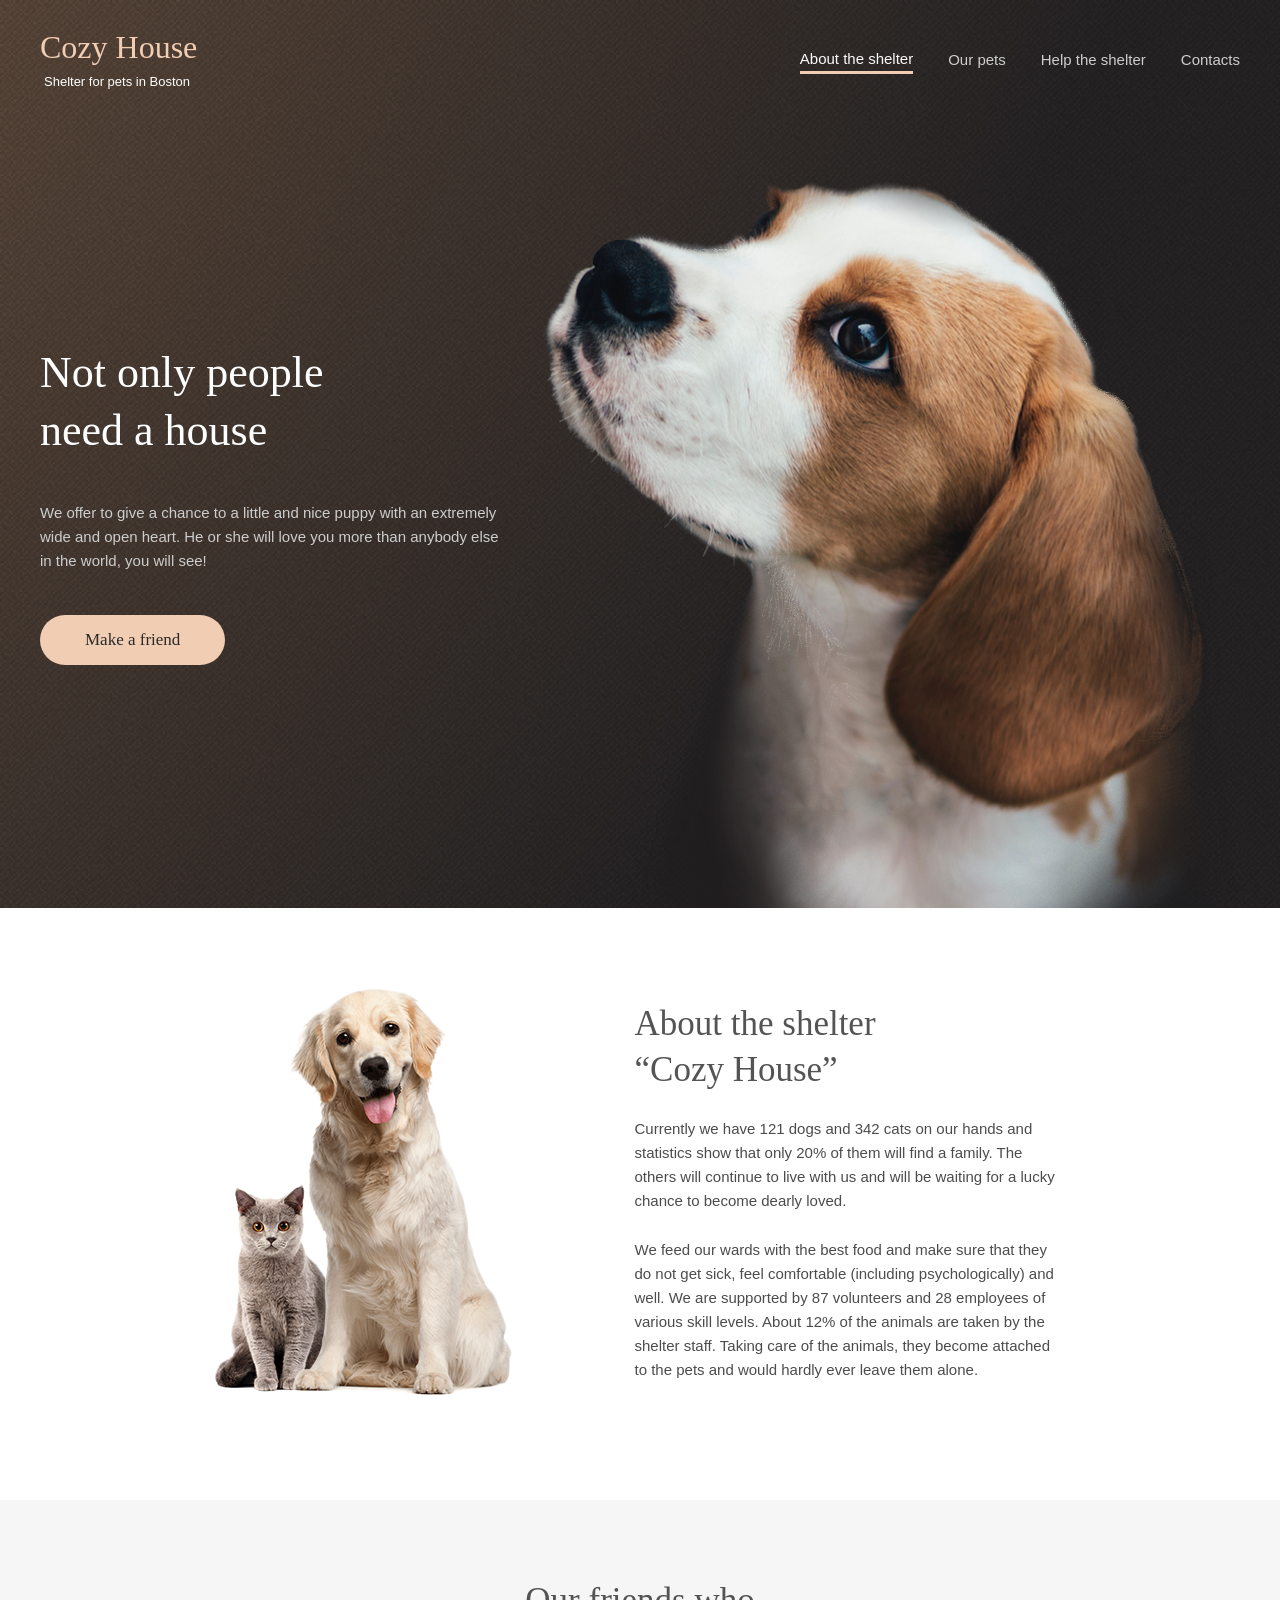
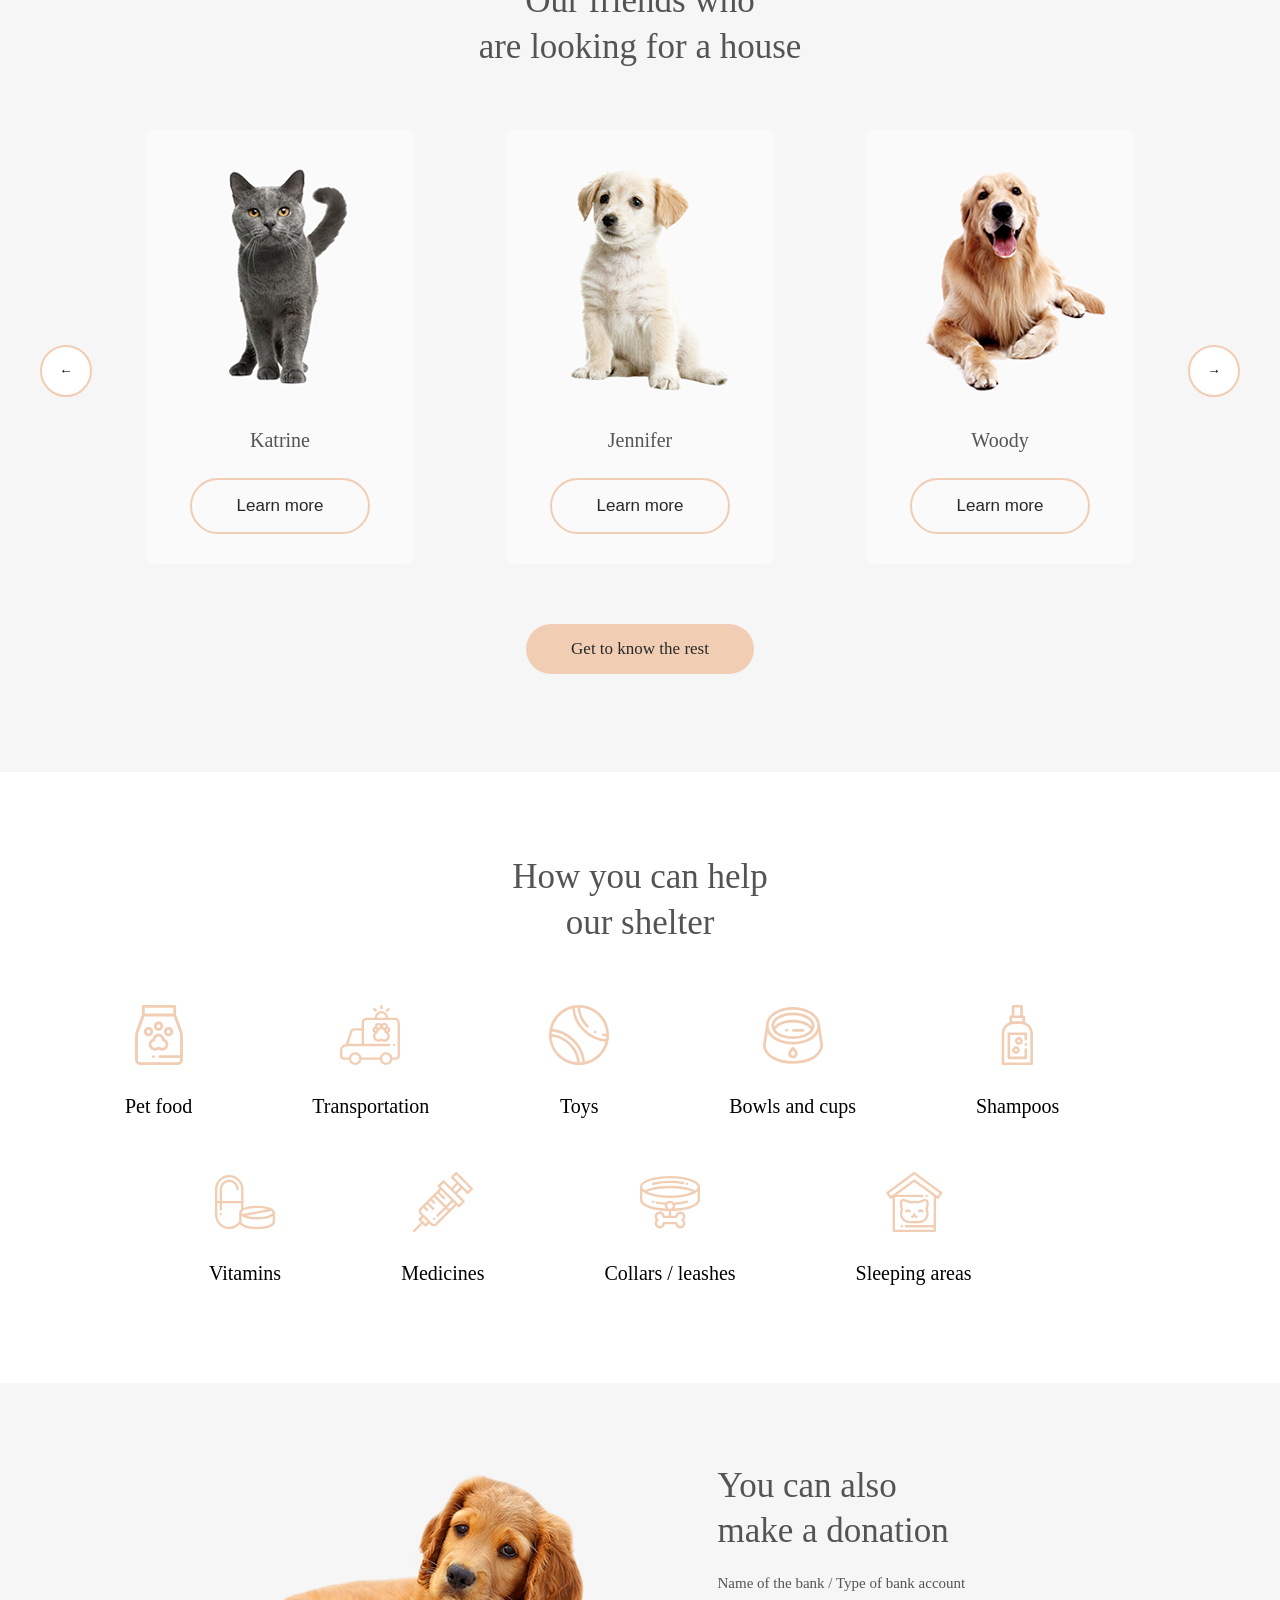
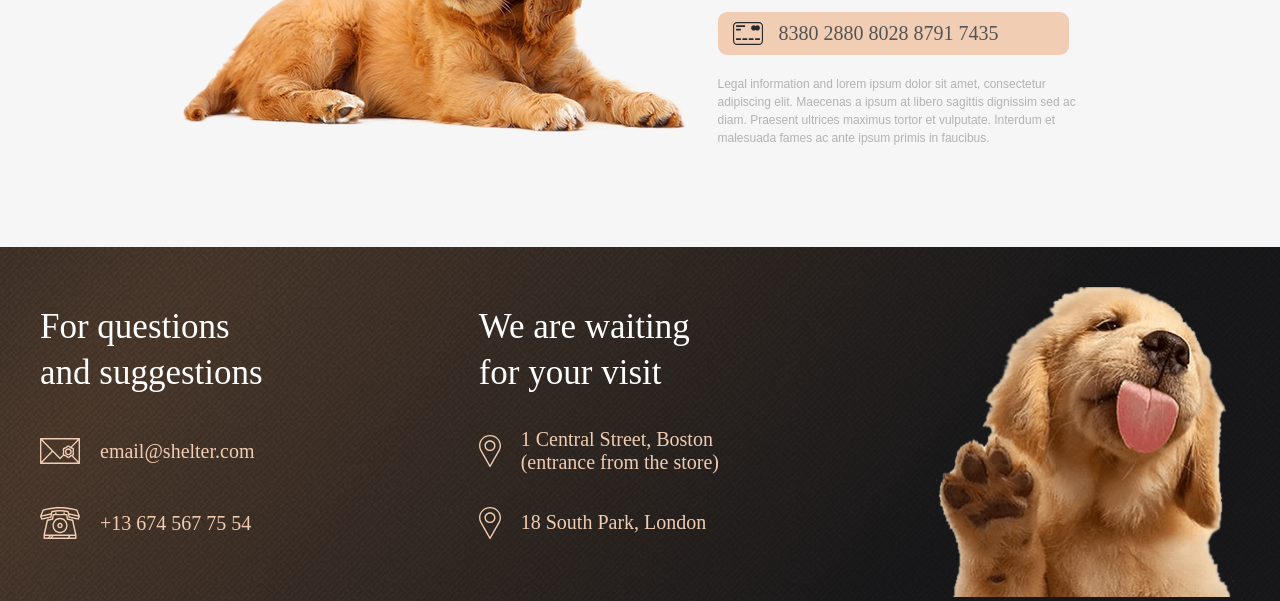
<file: index.html>
<!DOCTYPE html>
<html lang="en">
<head>
    <meta charset="UTF-8">
    <meta name="viewport" content="width=device-width, initial-scale=1.0">
    <link rel="stylesheet" href="style.css">
    <title>Shelter</title>
    <link rel="icon" href="./assets/png/favicon.png" type="image/png">
</head>
<body>
    <div class="start-screen">
        <header>
            <div class="section section-header">
                <div class="header-logo">
                    <a href="" class="header-logo-links">
                        <h1 class="logo-title">Cozy House</h1>
                        <span class="logo-subtitle">Shelter for pets in Boston</span>
                    </a>
                </div>
                <nav>
                    <ul class="nav-list">
                        <li class="nav-item"><a href="" class="nav-link nav-link-active">About the shelter</a></li>
                        <li class="nav-item"><a href="pets.html" class="nav-link">Our pets</a></li>
                        <li class="nav-item"><a href="#section-help" class="nav-link">Help the shelter</a></li>
                        <li class="nav-item"><a href="#footer-content" class="nav-link">Contacts</a></li>
                    </ul>
                    <div class="burger-menu">
                        <span class="burger-menu-item"></span>
                    </div>
                </nav>
            </div>
        </header>
        <div class="section section-start-screen">
            <div class="start-screen-content">
                <h2>Not only people<br>need a house</h2>
                <p>We offer to give a chance to a little and nice puppy with an extremely wide and open heart. 
                He or she will love you more than anybody else in the world, you will see!</p>
                <a href="#section-pets" class="button-primary">Make a friend</a>
            </div>
            <div class="start-screen-img">
                <img src="./assets/png/start-screen-puppy.png" alt="start-screen-puppy">
            </div>
        </div>
    </div>
    <main>
        <div class="section section-about">
            <div class="section-about-img">
                <img src="./assets/png/about-pets.png" alt="about-pets">
            </div>
            <div class="section-about-content">
                <h3>About the shelter<br>“Cozy House”</h3>
                <p>Currently we have 121 dogs and 342 cats on our hands and statistics show that only 20% of them will find a family. 
                The others will continue to live with us and will be waiting for a lucky chance to become dearly loved.</p>
                <p>We feed our wards with the best food and make sure that they do not get sick, feel comfortable 
                (including psychologically) and well. We are supported by 87 volunteers and 28 employees of various skill levels. 
                About 12% of the animals are taken by the shelter staff. Taking care of the animals, they become attached to the pets and would 
                hardly ever leave them alone.</p>
            </div>
        </div>
        <section>
            <div class="section section-pets" id="section-pets">
                <h3>Our friends who<br>are looking for a house</h3>
                <div class="slider slider-pets">
                    <div class="slider-item">
                        <div class="slider-img">
                            <img src="./assets/png/pets-katrine.png" alt="katrine">
                        </div>
                        <span class="pets-name">Katrine</span>
                        <button class="button-secondary">Learn more</button>
                    </div>
                    <div class="slider-item">
                        <div class="slider-img">
                            <img src="./assets/png/pets-jennifer.png" alt="jennifer">
                        </div>
                        <span class="pets-name">Jennifer</span>
                        <button class="button-secondary">Learn more</button>
                    </div>
                    <div class="slider-item">
                        <div class="slider-img">
                            <img src="./assets/png/pets-woody.png" alt="woody">
                        </div>
                        <span class="pets-name">Woody</span>
                        <button class="button-secondary">Learn more</button>
                    </div>
                </div>
                <div class="slider-buttons">
                    <button class="slider-button slider-button-prev">&larr;</button>
                    <button class="slider-button slider-button-next">&rarr;</button>
                </div>
                <a href="pets.html" class="button-primary">Get to know the rest</a>
            </div>
        </section>
        <div class="section section-help" id="section-help">
            <h3>How you can help<br>our shelter</h3>
            <ul class="help-list">
                <li class="help-list-item">
                    <img src="./assets/svg/icon-pet-food.svg" alt="pet-food">
                    <span class="help-name">Pet food</span>
                </li>
                <li class="help-list-item">
                    <img src="./assets/svg/icon-transportation.svg" alt="transportation">
                    <span class="help-name">Transportation</span>
                </li>
                <li class="help-list-item">
                    <img src="./assets/svg/icon-toys.svg" alt="toys">
                    <span class="help-name">Toys</span>
                </li>
                <li class="help-list-item">
                    <img src="./assets/svg/icon-bowls-and-cups.svg" alt="bowls-and-cups">
                    <span class="help-name">Bowls and cups</span>
                </li>
                <li class="help-list-item">
                    <img src="./assets/svg/icon-shampoos.svg" alt="shampoos">
                    <span class="help-name">Shampoos</span>
                </li>
                <li class="help-list-item">
                    <img src="./assets/svg/icon-vitamins.svg" alt="vitamins">
                    <span class="help-name">Vitamins</span>
                </li>
                <li class="help-list-item">
                    <img src="./assets/svg/icon-medicines.svg" alt="medicines">
                    <span class="help-name">Medicines</span>
                </li>
                <li class="help-list-item">
                    <img src="./assets/svg/icon-collars-leashes.svg" alt="collars-leashes">
                    <span class="help-name">Collars / leashes</span>
                </li>
                <li class="help-list-item">
                    <img src="./assets/svg/icon-sleeping-area.svg" alt="sleeping-area">
                    <span class="help-name">Sleeping areas</span>
                </li>
            </ul>
        </div>
        <section>
            <div class="section section-donation">
                <div class="donation-content">
                    <div class="donation-content-img">
                        <img src="./assets/png/donation-dog.png" alt="donation-dog">
                    </div>
                    <div class="donation-content-info">
                        <h3>You can also<br>make a donation</h3>
                        <span>Name of the bank / Type of bank account</span>
                        <a href="" class="credit-card">
                            <img src="./assets/svg/credit-card.svg" alt="credit-card">
                            <span class="credit-card-info">8380 2880 8028 8791 7435</span>
                        </a>
                        <p>Legal information and lorem ipsum dolor sit amet, consectetur adipiscing elit. 
                            Maecenas a ipsum at libero sagittis dignissim sed ac diam. 
                            Praesent ultrices maximus tortor et vulputate. 
                            Interdum et malesuada fames ac ante ipsum primis in faucibus.
                        </p>
                    </div>
                </div>
            </div>
        </section>
    </main>
    <footer>
        <div class="footer-content" id="footer-content">
           <div class="footer-contacts">
               <h3>For questions<br>and suggestions</h3> 
                <div class="mail">
                    <a href="mailto:email@shelter.com" class="footer-link email-link">
                        <img src="./assets/svg/icon-email.svg" alt="email">
                        <span>email@shelter.com</span>
                    </a>   
                </div>
                <div class="phone">
                    <a href="tel:+136745677554" class="footer-link phone-link">
                        <img src="./assets/svg/icon-phone.svg" alt="phone">
                        <span>+13 674 567 75 54</span>
                    </a>   
                </div>
           </div>
           <div class="footer-location">
                <h3>We are waiting<br> for your visit</h3>
                <div class="location">
                    <a href="https://maps.app.goo.gl/DNJ1rmuDCyb3fDHu6" class="footer-link boston" target="_blank">
                        <img src="./assets/svg/icon-marker.svg" alt="location">
                        <span>1 Central Street, Boston<br>(entrance from the store)</span>
                    </a>   
                </div>
                <div class="location">
                    <a href="https://maps.app.goo.gl/PRw58GWCZRp9RzQy9" class="footer-link london" target="_blank">
                        <img src="./assets/svg/icon-marker.svg" alt="location">
                        <span>18 South Park, London</span>
                    </a>   
                </div>
           </div>
           <div class="footer-img">
                <img src="./assets/png/footer-puppy.png" alt="puppy" >
           </div>   
        </div>
    </footer>
</body>
</html>
</file>
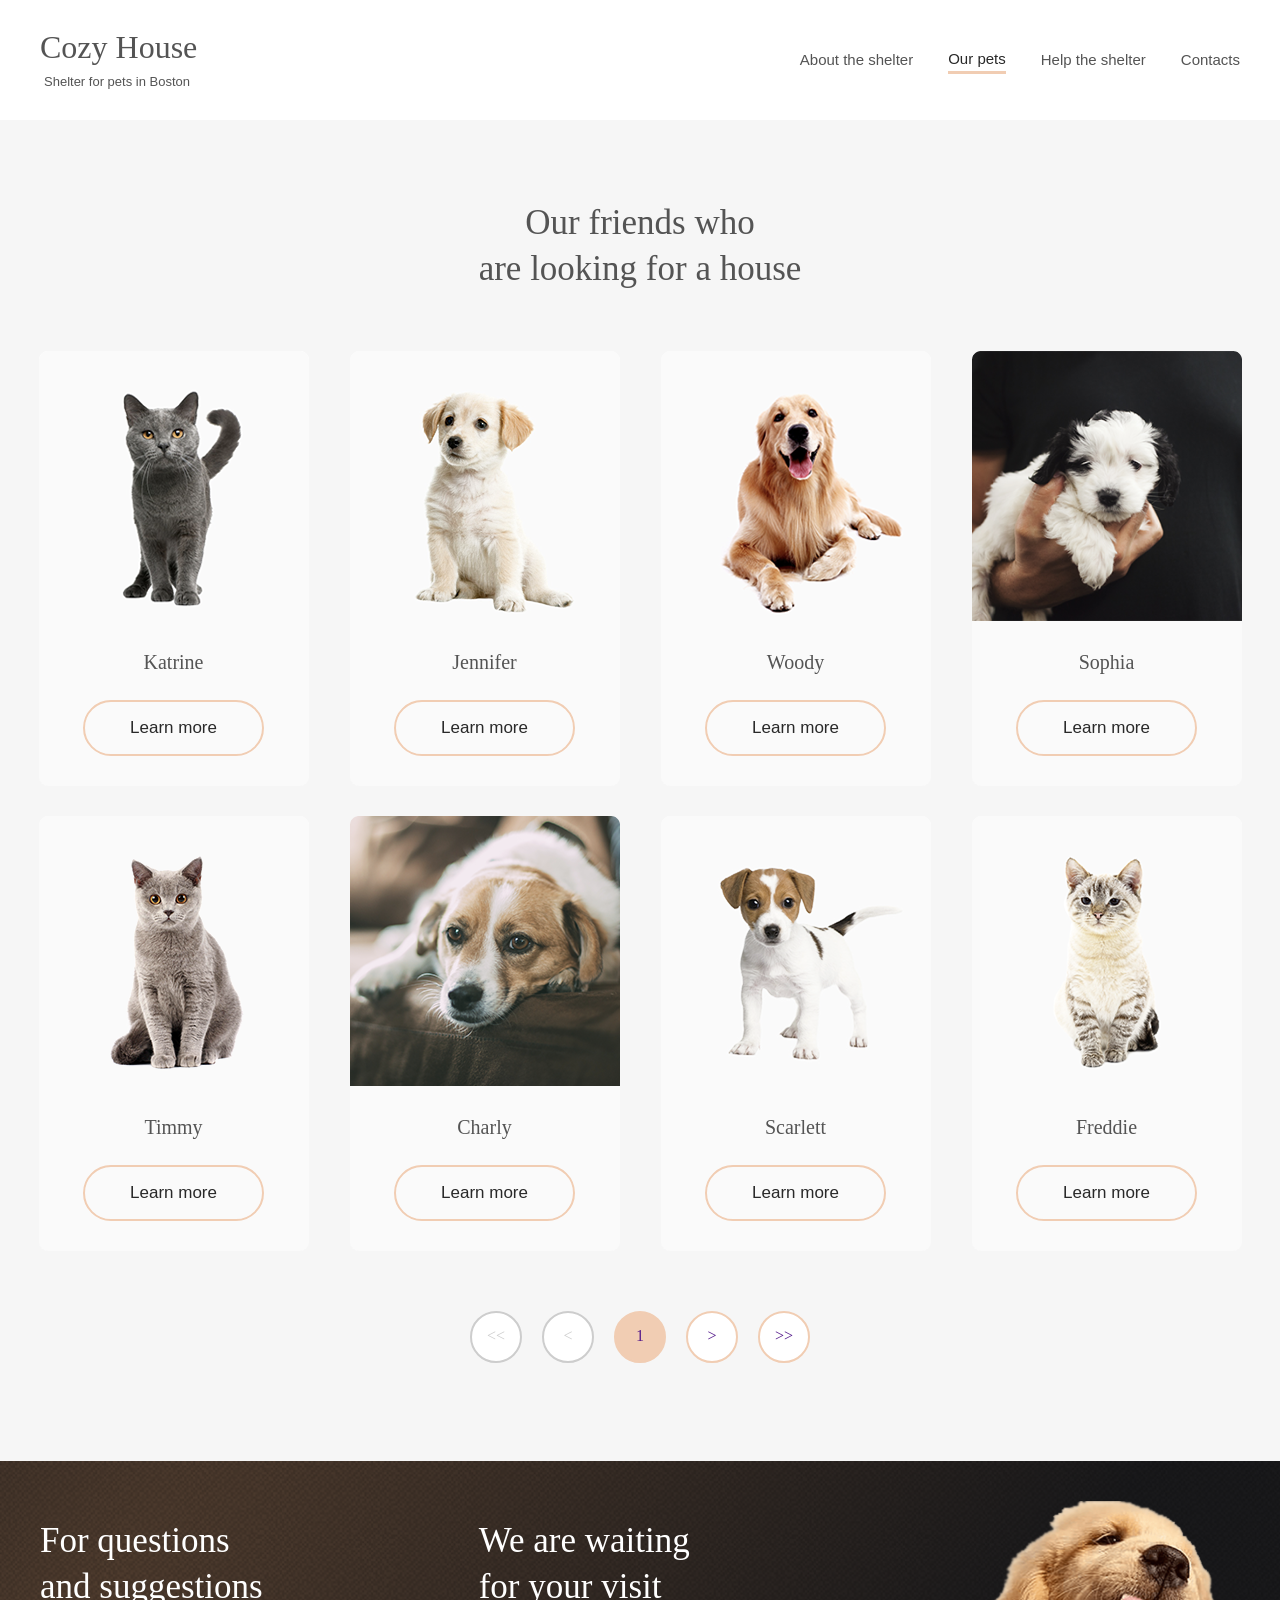
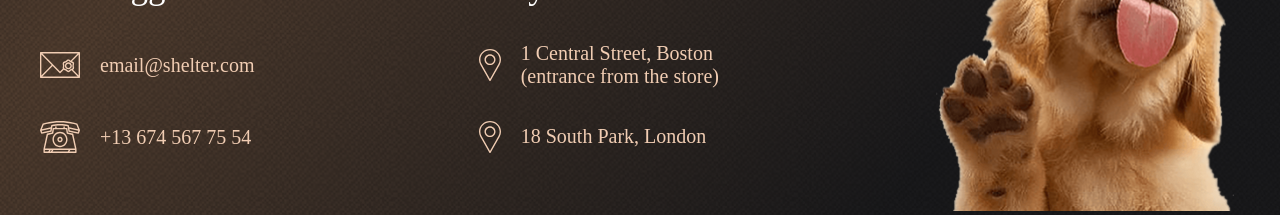
<file: pets.html>
<!DOCTYPE html>
<html lang="en">
<head>
    <meta charset="UTF-8">
    <meta name="viewport" content="width=device-width, initial-scale=1.0">
    <title>Pets</title>
    <link rel="stylesheet" href="style.css">
    <link rel="icon" href="./assets/png/favicon.png" type="image/png">
</head>
<body>
    <header>
        <div class="section section-header section-header-pets">
            <div class="header-logo">
                <a href="index.html" class="header-logo-links">
                    <h1 class="logo-title">Cozy House</h1>
                    <span class="logo-subtitle">Shelter for pets in Boston</span>
                </a>
            </div>
            <nav>
                <ul class="nav-list">
                    <li class="nav-item"><a href="index.html" class="nav-link">About the shelter</a></li>
                    <li class="nav-item"><a href="pets.html" class="nav-link nav-link-active">Our pets</a></li>
                    <li class="nav-item"><a href="index.html#section-help" class="nav-link">Help the shelter</a></li>
                    <li class="nav-item"><a href="#footer-content" class="nav-link">Contacts</a></li>
                </ul>
                <div class="burger-menu">
                    <span class="burger-menu-item"></span>
                </div>
            </nav>
        </div>
    </header>
    <main>
        <section>
            <div class="section section-pets section-pets-page">
                <h2 class="visually-hidden">Скрытый подзаголовок</h2>
                <h3>Our friends who<br>are looking for a house</h3>
                <div class="slider slider-pets">
                    <div class="slider-item">
                        <div class="slider-img">
                            <img src="./assets/png/pets-katrine.png" alt="katrine">
                        </div>
                        <span class="pets-name">Katrine</span>
                        <button class="button-secondary">Learn more</button>
                    </div>
                    <div class="slider-item">
                        <div class="slider-img">
                            <img src="./assets/png/pets-jennifer.png" alt="jennifer">
                        </div>
                        <span class="pets-name">Jennifer</span>
                        <button class="button-secondary">Learn more</button>
                    </div>
                    <div class="slider-item">
                        <div class="slider-img">
                            <img src="./assets/png/pets-woody.png" alt="woody">
                        </div>
                        <span class="pets-name">Woody</span>
                        <button class="button-secondary">Learn more</button>
                    </div>
                    <div class="slider-item">
                        <div class="slider-img">
                            <img src="./assets/png/pets-sophia.png" alt="sophia">
                        </div>
                        <span class="pets-name">Sophia</span>
                        <button class="button-secondary">Learn more</button>
                    </div>
                    <div class="slider-item">
                        <div class="slider-img">
                            <img src="./assets/png/pets-timmy.png" alt="timmy">
                        </div>
                        <span class="pets-name">Timmy</span>
                        <button class="button-secondary">Learn more</button>
                    </div>
                    <div class="slider-item">
                        <div class="slider-img">
                            <img src="./assets/png/pets-charly.png" alt="charly">
                        </div>
                        <span class="pets-name">Charly</span>
                        <button class="button-secondary">Learn more</button>
                    </div>
                    <div class="slider-item">
                        <div class="slider-img">
                            <img src="./assets/png/pets-scarlet.png" alt="scarlett">
                        </div>
                        <span class="pets-name">Scarlett</span>
                        <button class="button-secondary">Learn more</button>
                    </div>
                    <div class="slider-item">
                        <div class="slider-img">
                            <img src="./assets/png/pets-freddie.png" alt="freddie">
                        </div>
                        <span class="pets-name">Freddie</span>
                        <button class="button-secondary">Learn more</button>
                    </div>
                </div>
                <div class="slider-buttons">
                    <a href="" class="slider-button slider-button-prev-skip slider-button-inactive">&lt;&lt;</a>
                    <a href="" class="slider-button slider-button-prev slider-button-inactive">&lt;</a>
                    <a href="" class="slider-button slider-button-page slider-button-active">1</a>
                    <a href="" class="slider-button slider-button-next">></a>
                    <a href="" class="slider-button slider-button-next-skip">>></a>
                </div>
            </div>
        </section>
    </main>
    <footer>
        <div class="footer-content" id="footer-content">
           <div class="footer-contacts">
               <h3>For questions<br>and suggestions</h3> 
                <div class="mail">
                    <a href="mailto:email@shelter.com" class="footer-link email-link">
                        <img src="./assets/svg/icon-email.svg" alt="email">
                        <span>email@shelter.com</span>
                    </a>   
                </div>
                <div class="phone">
                    <a href="tel:+136745677554" class="footer-link phone-link">
                        <img src="./assets/svg/icon-phone.svg" alt="phone">
                        <span>+13 674 567 75 54</span>
                    </a>   
                </div>
           </div>
           <div class="footer-location">
                <h3>We are waiting<br> for your visit</h3>
                <div class="location">
                    <a href="https://maps.app.goo.gl/DNJ1rmuDCyb3fDHu6" class="footer-link boston" target="_blank">
                        <img src="./assets/svg/icon-marker.svg" alt="location">
                        <span>1 Central Street, Boston<br>(entrance from the store)</span>
                    </a>   
                </div>
                <div class="location">
                    <a href="https://maps.app.goo.gl/PRw58GWCZRp9RzQy9" class="footer-link london" target="_blank">
                        <img src="./assets/svg/icon-marker.svg" alt="location">
                        <span>18 South Park, London</span>
                    </a>   
                </div>
           </div>
           <div class="footer-img">
                <img src="./assets/png/footer-puppy.png" alt="puppy" >
           </div>   
        </div>
    </footer>
</body>
</html>
</file>
<file: style.css>
html {
  scroll-behavior: smooth;
}
* {
    box-sizing: border-box;
}
body {
    display: flex;
    justify-content: center;
    flex-direction: column;
    align-items: center;
    min-width: 320px;
    min-height: 100vh;
    margin: 0;
    padding: 0;
    font-family: 'Georgia', serif;
}
.visually-hidden {
    position: absolute;
    width: 1px;
    height: 1px;
    margin: -1px;
    border: 0;
    padding: 0;
    white-space: nowrap;
    clip-path: inset(100%);
    clip: rect(0 0 0 0);
    overflow: hidden;
}
.start-screen {
    width: 100%;
    background:
        url('./assets/jpg/start-screen-gradient-background.jpg'),
        url('./assets/jpg/start-screen-background.jpg'),
        linear-gradient(0deg, #211F20, #211F20),
        radial-gradient(100% 215.42% at 0% 0%, #5B483A 0%, #262425 100%);
    background-repeat: no-repeat, no-repeat, no-repeat, no-repeat;
    background-size: cover, cover, cover, cover;
    background-position: center, center, center, center;
}
header {
    max-width: 1280px;
    width: 100%;
    height: 120px;
    margin: 0 auto;
}
.header-logo-links {
    text-decoration: none;
}
section {
    width: 100%;
    background-color: #F6F6F6;
}
.section {
    display: flex;
    justify-content:space-between;
    align-items: center;
    width: 100%;
}
.section-header {
    padding: 30px 40px;
}
.logo-title {
    margin: 0;
    padding-bottom: 7px;
    font-size: 32px;
    line-height: 110.00000000000001%;
    letter-spacing: 6%;
    color: rgba(241, 205, 179, 1);
    font-weight: 400;
}
.logo-subtitle {
    font-family: 'Arial', sans-serif;
    font-size: 13px;
    color: #fff;
    letter-spacing: 10%;
    padding-left: 4px;
}
.nav-list {
    height: 60px;
    display: flex;
    justify-content: flex-end;
    align-items: center;
    margin: 0;
    padding: 0;
}
.nav-item {
    list-style: none;
    text-align: center;
    margin-left: 35px;
}
.nav-link {
    display: block;
    text-decoration: none;
    color: #CDCDCD;
    line-height: 160%;
    font-size: 15px;
    transition: 0.5s;
    font-family: 'Arial', sans-serif;
}
.nav-link-active {
    color: #FAFAFA;
    border-bottom: 3px solid #F1CDB3;
    cursor: not-allowed;
    pointer-events: none;
}
.nav-link:hover {
    color: #FAFAFA;
}
.burger-menu {
    position: relative;
    display: none;
    height: 22px;
}
.burger-menu-item {
    display: inline-block;
    width: 30px;
    height: 2px;
    background-color: #F1CDB3;
    margin-bottom: 3px;
}
.burger-menu-item::before,
.burger-menu-item::after {
    position: absolute;
    content: '';
    width: 30px;
    height: 2px;
    background-color: #F1CDB3;
}
.burger-menu-item::after {
    bottom: 0;
}
.burger-menu-item::before {
    top: 0;
}
.section-start-screen {
    display: flex;
    justify-content: space-between;
    align-items: flex-start;
    max-width: 1280px;
    padding: 60px 40px 0 40px;
    margin: 0 auto;
}
.start-screen-content {
    width: 100%;
    max-width: 460px;
    padding-top: 13.7%;
    margin-right: 30px;
}
h2 {
    margin: 0;
    font-size: 44px;
    color: #fff;
    font-weight: normal;
    line-height: 130%;
    letter-spacing: 6%;
}
p {
    font-family: 'Arial', sans-serif;
    font-size: 15px;
    color: #CDCDCD;
    line-height: 160%;
}
.button-primary {
    display: inline-block;
    border-radius: 100px;
    background-color: #F1CDB3;
    border: none;
    font-size: 17px;
    letter-spacing: 6%;
    color: #292929;
    cursor: pointer;
    transition: 0.5s;
    padding: 15px 45px;
    text-decoration: none;
}
.button-primary:hover {
    background-color: #FDDCC4;
}
.start-screen-content p {
    margin: 0;
    padding: 42px 0;
}
.start-screen-img img {
    display: block;
    max-width: 100%;
}
main {
    width: 100%;
    display: flex;
    justify-content: center;
    flex-direction: column;
    align-items: center;
}
.section-about {
    max-width: 975px;
    display: flex;
    justify-content: center;
    align-items: flex-start;
    padding: 80px 0 100px 0;
    color: #545454;
}
.section-about-content {
    padding: 13px 62px;
}
.section-about-img {
    text-align: center;
    padding: 0 60px;
}
.section-about-content p {
    color: #4C4C4C;
    margin: 0;
    padding-top: 25px;
}
h3 {
    margin: 0;
    font-weight: 400;
    font-size: 35px;
    line-height: 130%;
    letter-spacing: 6%;
    color: #545454;
}
.section-pets {
    position: relative;
    display: flex;
    flex-direction: column;
    justify-content: space-evenly;
    align-items: center;
    max-width: 1280px;
    text-align: center;
    color: #545454;
    padding: 78px 0 98px 0;
    margin: 0 auto;
}
.slider-pets {
    display: flex;
    justify-content: space-around;
    flex-wrap: wrap;
    max-width: 1280px;
    width: 100%;
    padding: 60px 100px;
}
.slider-item {
    display: flex;
    flex-direction: column;
    align-items: center;
    background-color: #FAFAFA;
    border-radius: 9px;
    cursor: pointer;
    padding-bottom: 30px;
}
.slider-item:hover .button-secondary {
    background-color: #FDDCC4;
}
.button-secondary {
    border-radius: 100px;
    background-color: #FAFAFA;
    border: 2px solid #F1CDB3;
    font-size: 17px;
    padding: 15px 45px;
    line-height: 130%;
    letter-spacing: 6%;
    color: #292929;
    cursor: pointer;
    transition: 0.5s;
}
.pets-name {
    padding: 26px 0;
    letter-spacing: 6%;
    font-size: 20px;
}
.slider-button {
    position: absolute;
    height: 52px;
    width: 52px;
    border-radius: 50%;
    border: 2px solid #F1CDB3;
    cursor: pointer;
    background-color: #fff;
    transition: 0.5s;
}
.slider-button:hover {
    background-color: #FDDCC4;
}
.slider-button-prev {
    left: 40px;
    top: 51%;
}
.slider-button-next {
    right: 40px;
    top: 51%;
}
.section-help {
    flex-direction: column;
    text-align: center;
    padding-top: 82px;
}
.help-list {
    max-width: 1030px;
    width: 100%;
    display: flex;
    flex-wrap: wrap;
    margin: 60px auto 44px auto;
    padding: 0; 
}
.help-list-item {
    display: flex;
    flex-direction: column;
    align-items: center;
    gap: 30px;
    padding: 0 120px 54px 0;
    margin: 0;
}
.help-list-item:nth-child(5) {
    padding-right: 0;
}
.help-list-item:nth-child(6) {
    padding-left: 84px;
}
.help-list-item:nth-child(9) {
    padding-right: 0;
}
.help-list-item img {
    display: block;
    max-width: 100%;
}
.help-name {
    font-size: 20px;
    line-height: 114.99999999999999%;
    letter-spacing: 6%;
}
.section-donation {
    width: 100%;
    background-color: #F6F6F6 ;
}
.donation-content {
    max-width: 915px;
    width: 100%;
    display: flex;
    justify-content: space-between;
    margin: 0 auto;
    padding: 80px 0;
    color: #545454;
}
.donation-content-img {
    padding-top: 10px;
}
.donation-content-info {
    max-width: 380px;
    width: 100%;
}
.donation-content-info span {
    display: block;
    font-size: 15px;
    line-height: 110.00000000000001%;
    letter-spacing: 6%;
    padding: 21px 0;
}
.credit-card {
    display: flex;
    height: 43px;
    max-width: 351px;
    border-radius: 9px;
    background-color: #F1CDB3;
    padding: 10px 15px;
    text-decoration: none;
    color: #545454;
}
.credit-card span {
    font-size: 20px;
    line-height: 114.99999999999999%;
    letter-spacing: 6%;
    padding: 0 0 0 16px;
}
.donation-content-info p {
    font-family: 'Arial', sans-serif;
    line-height: 18px;
    font-size: 12px;
    color: #B2B2B2;
    margin: 20px 0;
}
footer {
    width: 100%;
    min-height: 350px;
    background: url(./assets/png/footer-gradient-background.png),
                url(./assets/png/footer-background.png),
                linear-gradient(0deg, #211F20, #211F20),
                radial-gradient(110.67% 538.64% at 5.73% 50%, #513D2F 0%, #1A1A1C 100%);
    background-repeat: no-repeat, no-repeat, no-repeat, no-repeat;
    background-size: cover, cover, cover, cover;
    background-position: center, center, center, center;
}
.footer-content {
    display: flex;
    max-width: 1280px;
    justify-content: space-between;
    flex-wrap: wrap;
    padding: 40px 45px 0 40px;
    margin: 0 auto;
}
.footer-content h3 {
    color: #fff;
}
.footer-content span {
    padding-left: 20px;
    font-size: 20px;
    color: #F1CDB3;
    line-height: 114.99999999999999%;
    letter-spacing: 6%;
}
.footer-contacts {
    padding: 17px 0;
}
.footer-location {
    padding: 17px 20px;
}
.mail {
    margin: 40px 0;
}
.location {
    margin: 33px 0;
}
.footer-link {
    display: flex;
    align-items: center; 
    text-decoration: none;
}
.section-header-pets {
    height: 100%;
    background-color: #fff;
}
.section-header-pets .logo-title,
.section-header-pets .logo-subtitle,
.section-header-pets .nav-link {
    color: #545454;
}
.section-header-pets .nav-link-active {
    color: #292929;
}
.section-pets-page {
    padding: 80px 0 98px 0;
}
.section-pets-page .slider-pets {
    max-width: 1280px;
    flex-wrap: wrap;
    padding: 60px 18px 30px 18px;
}
.section-pets-page .slider-item {
    margin-bottom: 30px;
}
.section-pets-page .slider-buttons {
    display: flex;
}
.section-pets-page .slider-button {
    position: relative;
    text-decoration: none;
    line-height: 46px;
    margin: 0 10px;
}
.section-pets-page .slider-button-prev,
.section-pets-page .slider-button-next {
    left: 0;
    top: 0;
}
.slider-button-active {
    background-color: #F1CDB3;
    cursor: not-allowed;
    pointer-events: none;
}
.slider-button-inactive {
    border-color: #CDCDCD;
    color: #CDCDCD;
    cursor: not-allowed;
    pointer-events: none;
}

@media (max-width: 1100px) {
    .slider-pets {
        padding: 60px 75px;
    }
    .help-list {
        justify-content: center;
    }
    .help-list-item {
        padding: 0 30px 54px 30px;
    }
    .help-list-item:nth-child(5) {
        padding-right: 30px;
    }
    .help-list-item:nth-child(6) {
        padding-left: 30px;
    }
}

@media (max-width: 1024px) {
    .section-start-screen {
        flex-direction: column;
        align-items: center;
    }
    .section-about {
        max-width: 550px;
        flex-direction: column-reverse;
        align-items: center;
        padding: 70px 0 100px 0;
    }
    .section-about-img {
        margin-top: 65px;
    }
    .start-screen-content {
        padding-top: 60px;
        margin-right: 0;
        text-align: center;
    }
    .start-screen-content h2 {
        text-align: left;
    }
    .start-screen-content p {
        text-align: left;
    }
    .start-screen-content .button-primary {
        text-align: center;
    }
    .start-screen-img {
        max-width: 82%;
        margin: 97px 0 0 125px;
    }
    .slider-item:nth-child(3) {
        display: none;
    }
    .section-pets-page .slider-item:nth-child(3) {
        display: flex;
    }
    .slider-button-prev {
        left: 30px;
        top: 48%;
    }
    .slider-button-next {
        right: 30px;
        top: 48%;
    }
    .donation-content-img {
        padding-top: 35px;
    }
    .footer-img {
        margin: 10px auto 0 auto;
    }
    .footer-location {
        padding: 17px 0;
    }
}

@media (max-width: 960px) {
    .section-header {
        padding: 26px 33px;
    }
    .help-list-item {
        padding: 0 20px 54px 20px;
    }
    .donation-content { 
        flex-direction: column-reverse;
        align-items: center;
        padding-bottom: 92px;
    }
    .footer-content {
        padding: 14px 75px 0 63px;
    }
}

@media (max-width: 768px) {
    .section-start-screen {
        padding: 30px 40px 0 40px;
    }
    .start-screen-content {
        padding-top: 0;
        margin: 0;
    }
    .help-list-item {
        width: 30%;
        padding: 0 0 54px 0;
    }
    .help-list-item:nth-child(5),
    .help-list-item:nth-child(6) {
        padding: 0 0 54px 0;
    }
    .section-pets-page .slider-pets {
        padding: 30px 70px 8px 70px;
    }
    .section-pets-page .slider-item:nth-child(7),
    .section-pets-page .slider-item:nth-child(8) {
        display: none;
    }
    .section-pets-page {
        padding: 80px 0 75px 0;
    }
    h2 {
        letter-spacing: 0;
    }
}

@media (max-width: 755px) {
    .slider-item:nth-child(2) {
        display: none;
    }
    .section-pets-page .slider-item:nth-child(2) {
        display: flex;
    }
    .nav-list {
        display: none;
    }
    .burger-menu {
        display: block;
    }
}
@media (max-width: 576px) {
    h2, h3 {
        font-size: 25px;
    }
    .section-header {
        padding: 25px 15px 25px 25px;
    }
    .section-start-screen {
        padding: 22px 10px 0 15px;
    }
    .start-screen-content h2 {
        text-align: center;
    }
    .start-screen-content p {
        text-align: center;
    }
    .start-screen-img {
        max-width: 100%;
        margin: 106px 0 0 37px;
    }
    .section-about {
        padding-top: 30px;
    }
    .section-about-content {
        padding: 11px 21px 11px 26px;
        text-align: justify;
    }
    .section-about-content h3 { 
        text-align: center;
    }
    .section-about-img {
        margin-top: 19px;
        padding: 0 43px 0 37px;
    }
    .section-pets {
        padding-top: 44px;
    }
    .slider-pets {
        padding: 37px 20px;
    }
    .button-secondary {
        padding: 11px 35px;
    }
    .slider-button-prev,
    .slider-button-next {
        position: relative;
    }
    .help-list-item {
        width: 45%;
    }
    .slider-img img {
        max-width: 100%;
    }
    .donation-content {
        padding: 37px 20px 92px 19px;
    }
    .donation-content-info {
        text-align: center;
    }
    .donation-content-info span {
        line-height: 160%;
        letter-spacing: 0;
    }
    .donation-content-info p {
        text-align: left;
    }
    .credit-card span {
        font-size: 15px;
    }
    .donation-content-img {
        max-width: 450px;
        width: 100%;
    }
    .donation-content-img img {
        width: 100%;
    }
    .footer-img img {
        max-width: 100%;
    }
    .section-about-img img {
        max-width: 100%;
    }
}
@media (max-width: 480px) {
    .donation-content-img img {
        max-width: 270px;
    }
}
</file>
